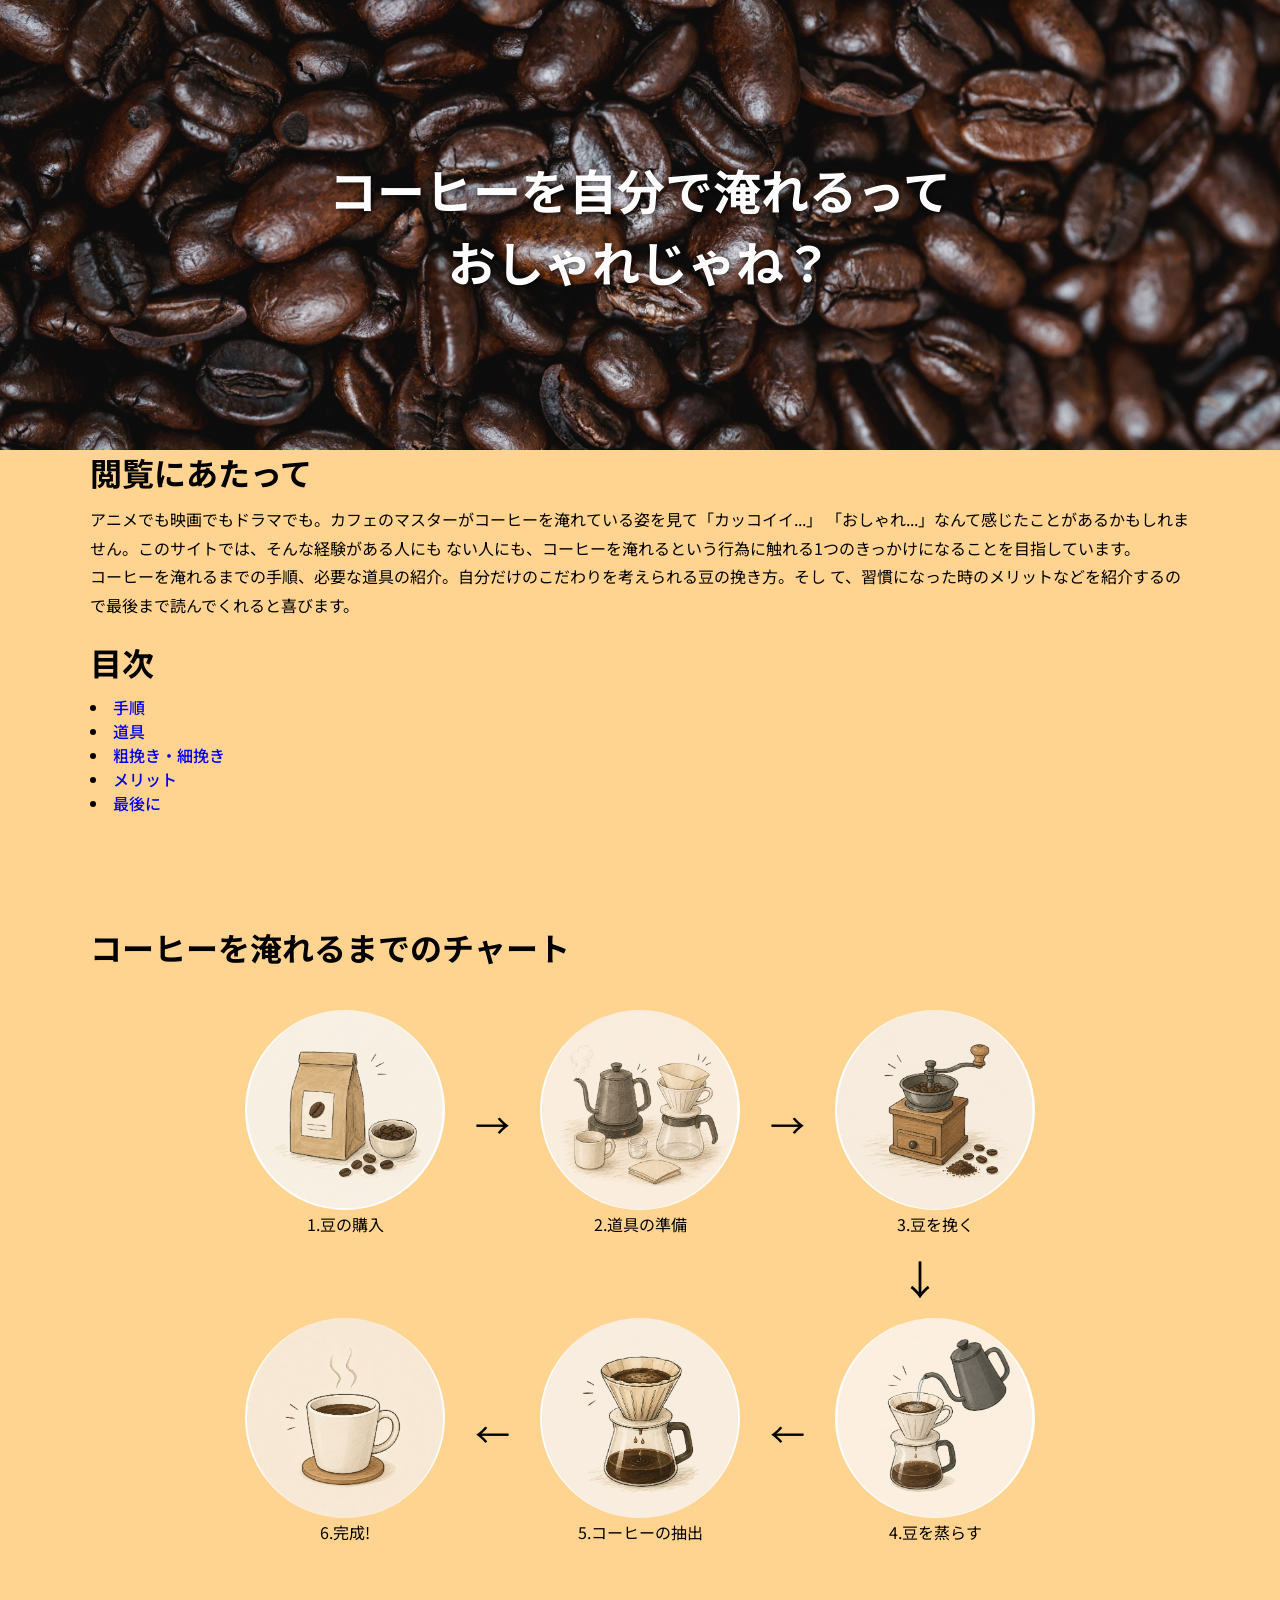
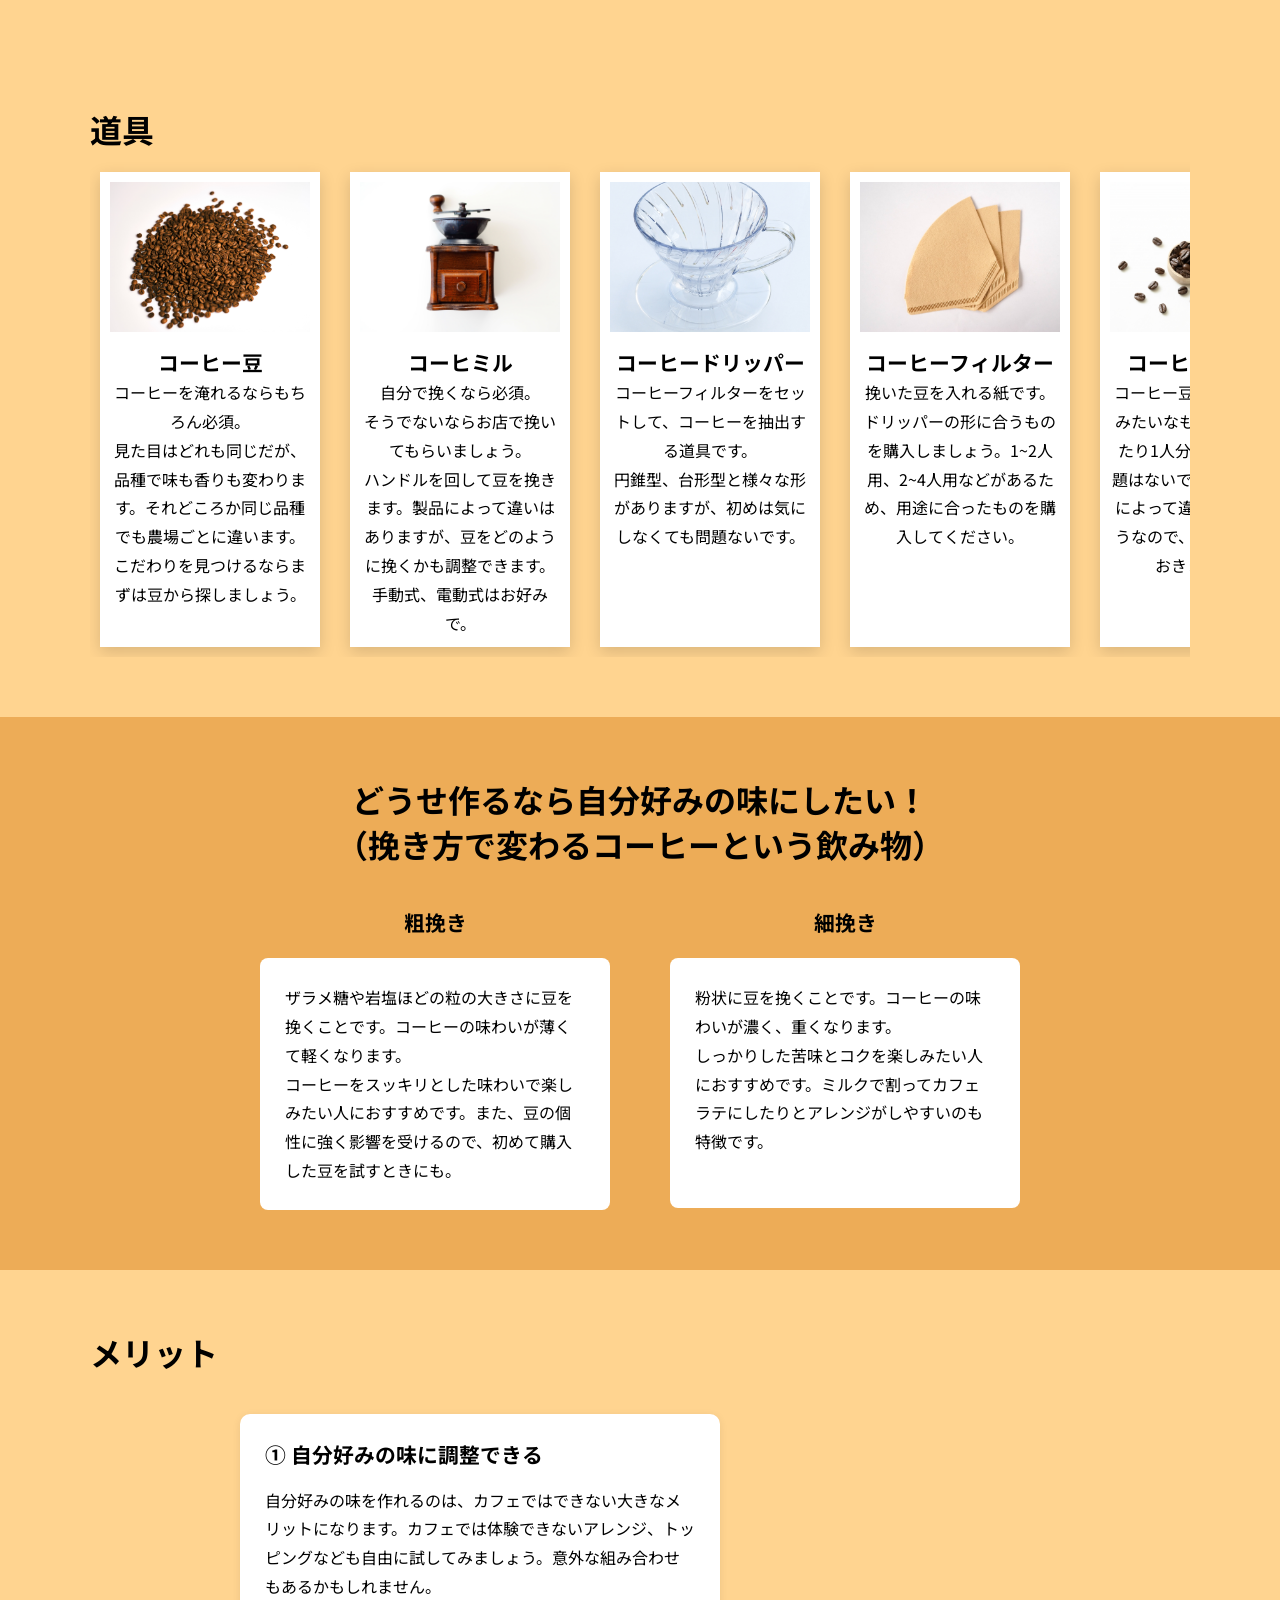
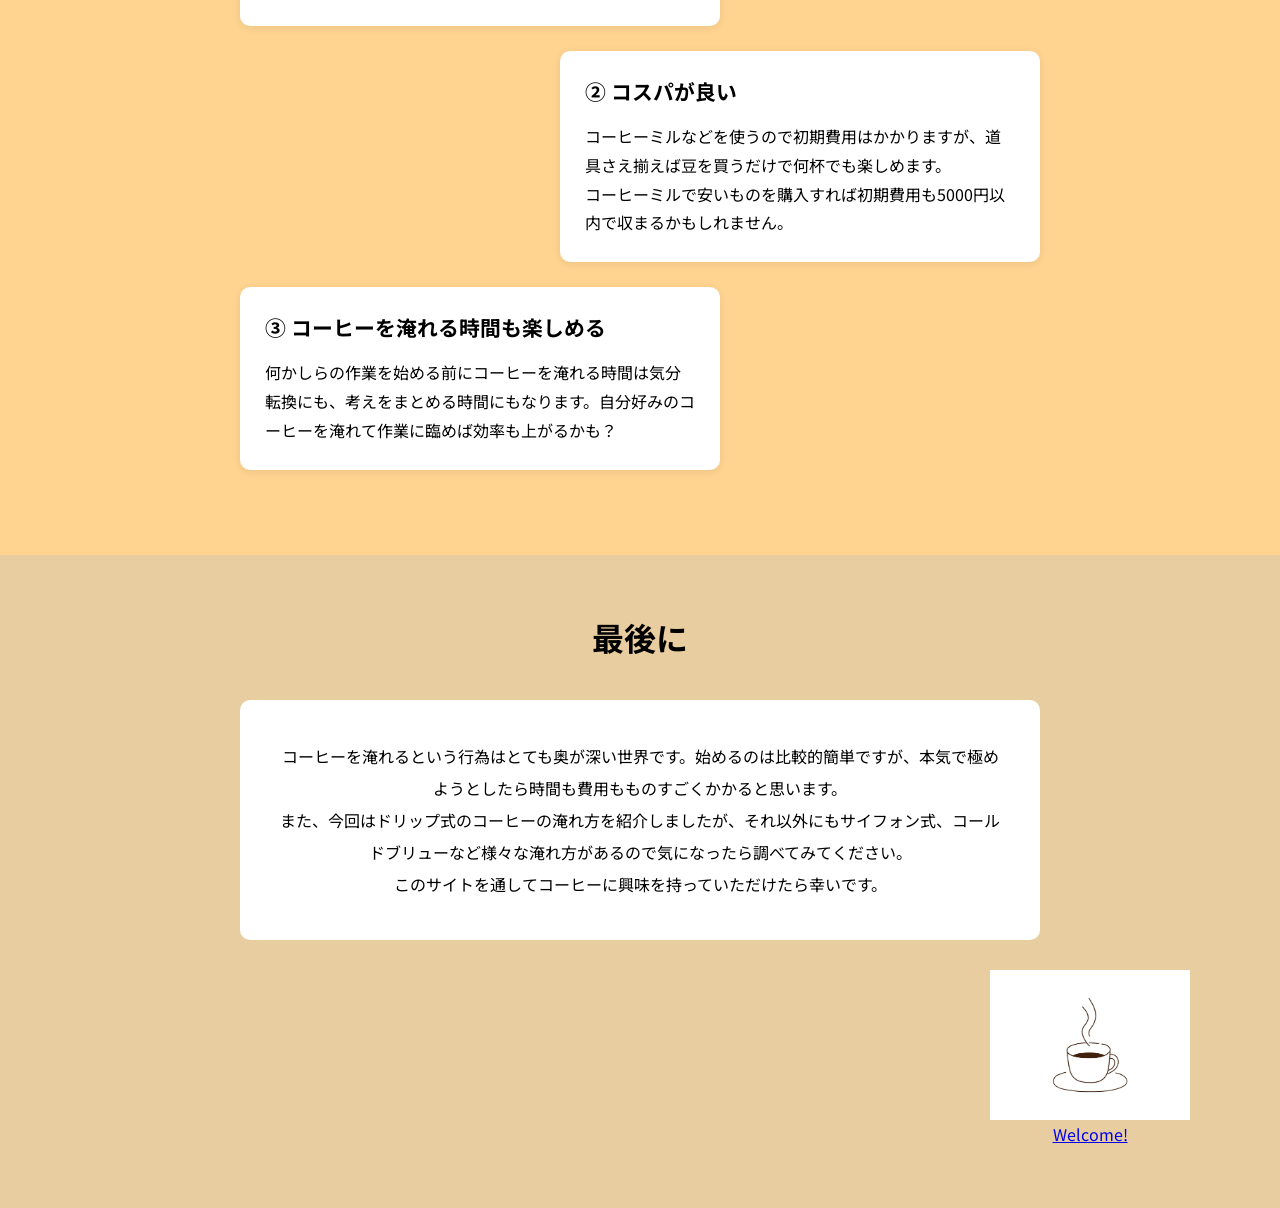
<file: index.html>
<!DOCTYPE html>
<html lang="ja">

<head>
    <meta charset="UTF-8">
    <meta name="viewport" content="width=device-width, initial-scale=1.0">
    <meta name="description" content="これはテスト">
    <title>コーヒーは美味しい　自分で淹れるならなおさら</title>

    <link rel="preconnect" href="https://fonts.googleapis.com">
    <link rel="preconnect" href="https://fonts.gstatic.com" crossorigin>
    <link href="https://fonts.googleapis.com/css2?family=Noto+Sans+JP:wght@100..900&display=swap" rel="stylesheet">

    <link rel="stylesheet" href="./css/style.css">

</head>

<body>

    <!-- ヘッダー -->

    <header class="hero">

        <img src="images/hero.jpg" alt="コーヒー" class="hero-image">

        <div class="hero-text">
            <h1>
                コーヒーを自分で淹れるって<br>
                おしゃれじゃね？
            </h1>
        </div>

    </header>

    <!-- 閲覧にあたって -->

    <section id="intro">
        <div class="container">

            <h2>閲覧にあたって</h2>

            <p>
                アニメでも映画でもドラマでも。カフェのマスターがコーヒーを淹れている姿を見て「カッコイイ...」
                「おしゃれ...」なんて感じたことがあるかもしれません。このサイトでは、そんな経験がある人にも
                ない人にも、コーヒーを淹れるという行為に触れる1つのきっかけになることを目指しています。<br>
                コーヒーを淹れるまでの手順、必要な道具の紹介。自分だけのこだわりを考えられる豆の挽き方。そし
                て、習慣になった時のメリットなどを紹介するので最後まで読んでくれると喜びます。
            </p>
        </div>

    </section>

    <!-- 目次 -->

    <div class="container toc">

            <h2>目次</h2>

        <ul>

            <li><a href="#flow">手順</a></li>
            <li><a href="#tools">道具</a></li>
            <li><a href="#grind">粗挽き・細挽き</a></li>
            <li><a href="#merit">メリット</a></li>
            <li><a href="#end">最後に</a></li>

        </ul>

    </div>

    <!--手順 -->

    <section id="flow">
        <div class="container">

            <h2>コーヒーを淹れるまでのチャート</h2>

            <!-- 1 → 2 → 3 -->
            <div class="step-row">

                <div class="step">
                    <img class="step-image" src="images/step1.jpg" alt="手順1">
                    <p>1.豆の購入</p>
                </div>

                <div class="arrow">→</div>

                <div class="step">
                    <img class="step-image" src="images/step2.jpg" alt="手順2">
                    <p>2.道具の準備</p>
                </div>

                <div class="arrow">→</div>

                <div class="step">
                    <img class="step-image" src="images/step3.jpg" alt="手順3">
                    <p>3.豆を挽く</p>
                </div>

            </div>


            <!-- 3 ↓ 4 -->
            <div class="down-arrow">↓</div>


            <!-- 4 ← 5 ← 6 -->

            <div class="step-row bottom-row reverse">

                <div class="step">
                    <img class="step-image" src="images/step4.jpg" alt="手順4">
                    <p>4.豆を蒸らす</p>
                </div>

                <div class="arrow pc-arrow">←</div>
                <div class="arrow mobile-arrow">→</div>

                <div class="step">
                    <img class="step-image" src="images/step5.jpg" alt="手順5">
                    <p>5.コーヒーの抽出</p>
                </div>

                <div class="arrow pc-arrow">←</div>
                <div class="arrow mobile-arrow">→</div>

                <div class="step">
                    <img class="step-image" src="images/step6.jpg" alt="手順6">
                    <p>6.完成!</p>
                </div>
            </div>
        </div>

    </section>
    <!-- 道具　-->

    <section id="tools">
        <div class="container">

            <h2>道具</h2>

            <div class="tool-slider">


                <div class="tool-list">

                    <div class="tool-card">
                        <img class="tool-image" src="images/tool-mame.jpg" alt="ドロっパー">
                        <h3>コーヒー豆</h3>
                        <p>コーヒーを淹れるならもちろん必須。<br>
                        見た目はどれも同じだが、品種で味も香りも変わります。それどころか同じ品種でも農場ごとに違います。<br>
                        こだわりを見つけるならまずは豆から探しましょう。</p>
                            
                    </div>

                    <div class="tool-card">
                        <img class="tool-image" src="images/tool-mill.jpg" alt="コーヒーミル">
                        <h3>コーヒミル</h3>
                        <p>自分で挽くなら必須。<br>
                        そうでないならお店で挽いてもらいましょう。<br>
                    ハンドルを回して豆を挽きます。製品によって違いはありますが、豆をどのように挽くかも調整できます。<br>
                手動式、電動式はお好みで。</p>
                    </div>

                    <div class="tool-card">
                        <img class="tool-image" src="images/tool-drop.jpg" alt="ドロっパー">
                        <h3>コーヒードリッパー</h3>
                        <p>コーヒーフィルターをセットして、コーヒーを抽出する道具です。<br>
                        円錐型、台形型と様々な形がありますが、初めは気にしなくても問題ないです。</p>
                    </div>

                    <div class="tool-card">
                        <img class="tool-image" src="images/tool-filt.jpg" alt="コーヒーフィルター">
                        <h3>コーヒーフィルター</h3>
                        <p>挽いた豆を入れる紙です。<br>
                        ドリッパーの形に合うものを購入しましょう。1~2人用、2~4人用などがあるため、用途に合ったものを購入してください。</p>
                    </div>

                    <div class="tool-card">
                        <img class="tool-image" src="images/tool-math.jpg" alt="コーヒーメジャー">
                        <h3>コーヒーメジャー</h3>
                        <p>コーヒー豆用の計量カップみたいなものです。一杯あたり1人分という認識で問題はないですが、
                        メーカーによって違うこともあるそうなので、頭の隅で覚えておきましょう。</p>
                    </div>

                    <div class="tool-card">
                        <img class="tool-image" src="images/tool-oyu.jpg" alt="お湯">
                        <h3>ドリップポット</h3>
                        <p>コーヒーを蒸らしたり、抽出のためにお湯を注ぐときに使います。<br>
                        先端が細いものの方が扱いやすいのでおすすめです。初めからケトルとして使うものと、沸かしたお湯を淹れて使うものがあります。</p>
                    </div>

                    <div class="tool-card">
                        <img class="tool-image" src="images/tool-cup.jpg" alt="コーヒーカップ">
                        <h3>コーヒーカップ</h3>
                        <p>お好みで買いましょう。サイト作成者は最近、2重ガラスのものがブームです。ホットを淹れても熱くない。アイスで淹れても結露しなかったりで便利。</p>
                    </div>

                </div>
            </div>
        </div>

    </section>

    <!-- こだわり -->

    <section id="grind">
        <div class="container">

            <h2>どうせ作るなら自分好みの味にしたい！<br>
            （挽き方で変わるコーヒーという飲み物）</h2>

            <div class="grind-container">

                <div class="grind-card">
                    <h3>粗挽き</h3>

                    <div class="description-box">
                        <p>
                            ザラメ糖や岩塩ほどの粒の大きさに豆を挽くことです。コーヒーの味わいが薄くて軽くなります。<br>
                            コーヒーをスッキリとした味わいで楽しみたい人におすすめです。また、豆の個性に強く影響を受けるので、初めて購入した豆を試すときにも。
                        </p>
                    </div>

                </div>

                <div class="grind-card">
                    <h3>細挽き</h3>

                    <div class="description-box">
                        <p>
                            粉状に豆を挽くことです。コーヒーの味わいが濃く、重くなります。<br>
                            しっかりした苦味とコクを楽しみたい人におすすめです。ミルクで割ってカフェラテにしたりとアレンジがしやすいのも特徴です。<br>
                        </p>
                    </div>

                </div>

            </div>

        </div>

    </section>

    <!-- メリット -->

    <section id="merit">
        <div class="container">

            <h2>メリット</h2>

            <div class="merit-list">

                <div class="merit-item">
                    <h3>① 自分好みの味に調整できる</h3>
                    <p>
                        自分好みの味を作れるのは、カフェではできない大きなメリットになります。カフェでは体験できないアレンジ、トッピングなども自由に試してみましょう。意外な組み合わせもあるかもしれません。
                    </p>
                </div>

                <div class="merit-item">
                    <h3>② コスパが良い</h3>
                    <p>
                        コーヒーミルなどを使うので初期費用はかかりますが、道具さえ揃えば豆を買うだけで何杯でも楽しめます。<br>
                        コーヒーミルで安いものを購入すれば初期費用も5000円以内で収まるかもしれません。
                    </p>
                </div>

                <div class="merit-item">
                    <h3>③ コーヒーを淹れる時間も楽しめる</h3>
                    <p>
                        何かしらの作業を始める前にコーヒーを淹れる時間は気分転換にも、考えをまとめる時間にもなります。自分好みのコーヒーを淹れて作業に臨めば効率も上がるかも？
                    </p>
                </div>

            </div>

        </div>

    </section>

    <!-- フッター -->

    <footer id="end">

        <section id="last">
            <div class="container">

                <h2>最後に</h2>

                <div class="last-box">

                    <p>
                        コーヒーを淹れるという行為はとても奥が深い世界です。始めるのは比較的簡単ですが、本気で極めようとしたら時間も費用もものすごくかかると思います。<br>
                        また、今回はドリップ式のコーヒーの淹れ方を紹介しましたが、それ以外にもサイフォン式、コールドブリューなど様々な淹れ方があるので気になったら調べてみてください。<br>
                        このサイトを通してコーヒーに興味を持っていただけたら幸いです。
                    </p>

                </div>
                <a href="cafe.html" class="cafe-link">
                    <img src="images/welcome.jpg" alt="カフェへ">
                    Welcome!
                </a>
            </div>

        </section>
    </footer>
    <script src="js/script.js"></script>
</body>

</html>
</file>
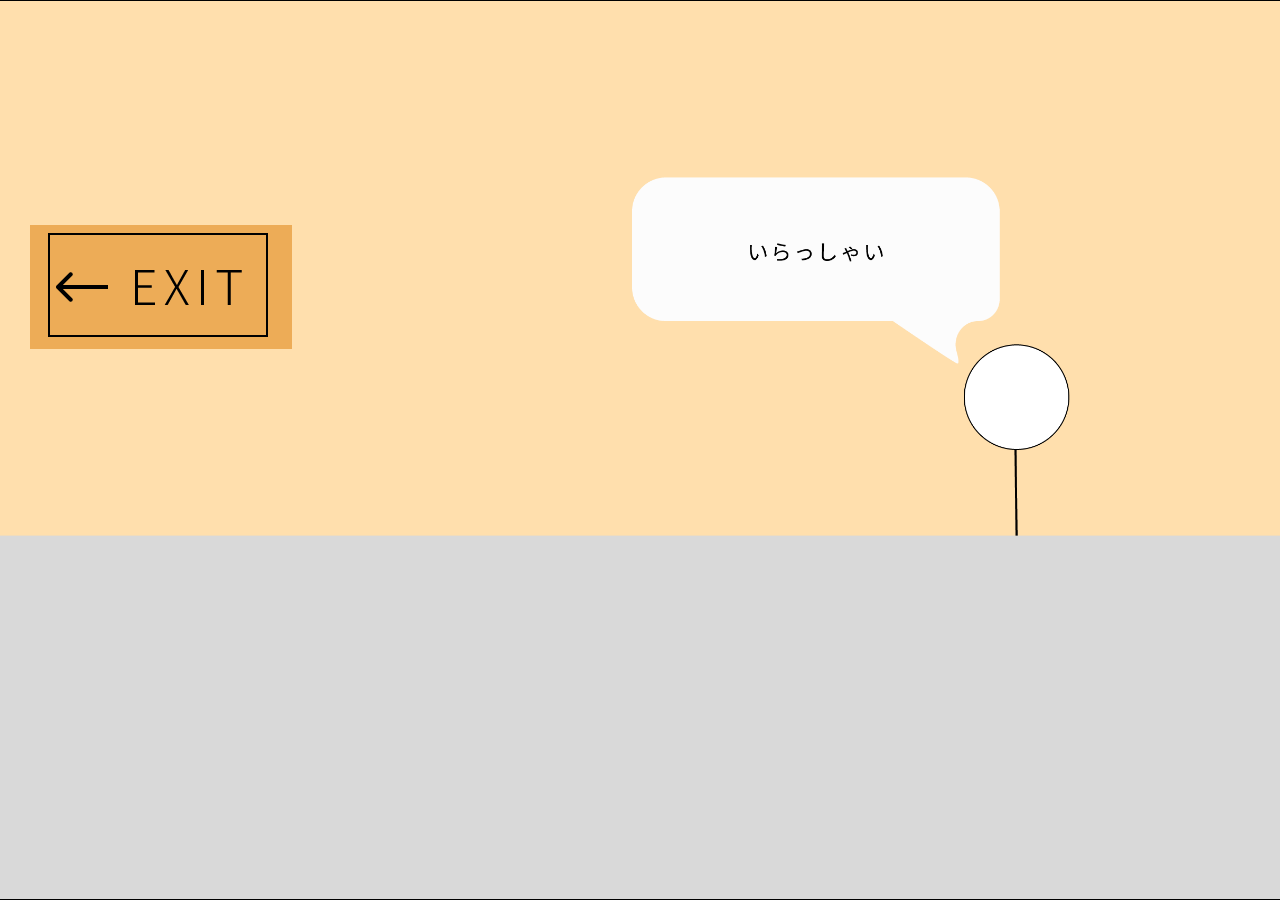
<file: cafe.html>
<!DOCTYPE html>
<html lang="ja">

<head>
    <meta charset="UTF-8">

    <meta name="viewport" content="width=device-width, initial-scale=1.0">

    <title>カフェ</title>

    <link rel="stylesheet" href="css/cafe.css">

</head>

<body>

    <main class="cafe-scene">

        <!-- 棒人間の画像 -->
        <img
            id="cafe-image"
            src="images/cafe1.jpg"
            alt="カフェ"
        >

        <!-- EXIT -->
        <a href="index.html" class="exit-button">
            <img
                src="images/exit.jpg"
                alt="EXIT"
            >
        </a>

    </main>

    <script src="js/cafe.js"></script>

</body>

</html>
</file>
<file: css/style.css>
@charset "UTF-8";

* {
    margin: 0;
    padding: 0;
    box-sizing: border-box;
}

html {
    scroll-behavior: smooth;
}

.mobile-arrow {
    display: none;
}

.container {
    width: 90%;
    max-width: 1100px;
    margin: 0 auto;
}

h2 {
    font-size: 2rem;
    font-weight: 700;
    margin-bottom: 30px;
    line-height: 1.4;
}

h3 {
    font-size: 1.3rem;
    font-weight: 700;
    line-height: 1.5;
}

.hero {
    position: relative;
}

.hero-image {
    width: 100%;
    height: 450px;
    object-fit: cover;
    display: block;
    background-color: #bfbfbf;
}

.hero-text {
    position: absolute;
    top: 50%;
    left: 50%;
    transform: translate(-50%, -50%);
    text-align: center;
}

.hero-text h1 {
    color: white;
    font-size: 3rem;
    font-weight: 700;
    line-height: 1.5;
    margin: 0;
    text-shadow: 2px 2px 5px rgba(0, 0, 0, 0.6);
}

body {
    font-family: "Noto Sans JP", sans-serif;
    font-size: 16px;
    line-height: 1.8;
    background-color: #FFD490;
}


#intro h2 {
    margin-bottom: 10px;
}

/*
  目次の部分
*/

.toc {
    padding: 20px 0 50px;
}

.toc h2 {
    margin-bottom: 10px;
}

.toc ul {
    padding: 0;
    list-style-position: inside;
}

.toc li {
    margin-bottom: 0;
    line-height: 1.5;
}

.toc a {
    text-decoration: none;
    font-weight: 500;
}

.toc a:hover {
    text-decoration: underline;
}

/*
  手順の部分
*/

#flow {
    padding: 60px 20px;
}

.step-row {
    display: flex;
    justify-content: center;
    align-items: center;
    gap: 30px;
    margin: 40px 0;
}

.step-row.reverse {
    flex-direction: row-reverse;
}

.step {
    width: 200px;
    text-align: center;
    flex-shrink: 0;
}

.step-image {
    width: 200px;
    height: 200px;
    object-fit: cover;
    border-radius: 50%;
    background-color: #bfbfbf;
}

.arrow {
    font-size: 35px;
}

.bottom-row {
    flex-direction: row;
}

.down-arrow {
    width: 800px;
    margin: -20px auto -20px;
    text-align: right;
    padding-right: 100px;
    font-size: 40px;
    line-height: 1;
}

/*
  道具の部分
*/
#tools {
    padding: 60px 20px;
}

.tool-slider {
    width: 100%;
    overflow-x: auto;
    cursor: grab;
    user-select: none;
}

.tool-slider.dragging {
    cursor: grabbing;
}

.tool-list {
    display: flex;
    gap: 30px;
    width: max-content;
    padding: 10px;
}

.tool-slider:active {
    cursor: grabbing;
}

#tools h2 {
    margin-bottom: 10px;
}

.tool-card {
    width: 220px;
    background: white;
    padding: 10px;
    text-align: center;
    box-shadow: 0 5px 15px rgba(0, 0, 0, .15);
    flex-shrink: 0;
    user-select: none;
}

.tool-image {
    width: 100%;
    height: 150px;
    object-fit: cover;
    display: block;
    background: #bfbfbf;
    margin-bottom: 15px;
    pointer-events: none;
}

img {
    max-width: 100%;
    display: block;
}

/*
  こだわりの部分
*/

#grind {
    background: #EDAC57;
    padding: 60px 20px;
    text-align: center;
}

.grind-container {
    display: flex;
    justify-content: center;
    gap: 60px;
    margin-top: 40px;
    flex-wrap: wrap;
}


.grind-card {
    width: 350px;
}


.grind-card h3 {
    margin-bottom: 20px;
}

.description-box {
    background: white;
    min-height: 250px;
    border-radius: 8px;
    padding: 25px;
    text-align: left;
    box-sizing: border-box;
}

/*
  メリット
*/

#merit {
    padding: 60px 20px;
}

.merit-list {
    max-width: 800px;
    margin: 40px auto 0;
}

.merit-item {
    width: 60%;
    background: #ffffff;
    border-radius: 10px;
    padding: 25px;
    margin-bottom: 25px;
    text-align: left;
    box-shadow: 0 2px 8px rgba(0, 0, 0, 0.08);
}

.merit-item h3 {
    margin-bottom: 15px;
}

.merit-item:nth-child(odd) {
    margin-right: auto;
}

.merit-item:nth-child(even) {
    margin-left: auto;
}

/*
  最後に
*/

#last {
    background: #e7cda0;
    padding: 60px 20px;
    text-align: center;
}

.last-box {
    max-width: 800px;
    margin: 40px auto 0;
    background: #ffffff;
    padding: 40px;
    border-radius: 10px;
    line-height: 2;
}

.secret-link img {
    width: 150px;
    height: auto;
    display: block;
}

.cafe-link {
    display: block;
    width: fit-content;
    margin-left: auto;
    margin-top: 30px;
}

.cafe-link img {
    width: 200px;
    height: auto;
    display: block;
}

/*
  スマホ用の部分
*/
@media screen and (max-width:768px) {

    .hero-image {
        height: 250px;
    }

    .hero-text h1 {
        font-size: 1.8rem;
    }

    /*
      手順
    */

    .arrow {
        transform: rotate(90deg);
    }

    .step-row {
        flex-direction: column;
    }

    .step-row.reverse {
        flex-direction: column;
    }

    .bottom-row {
        flex-direction: column;
    }

    .pc-arrow {
        display: none;
    }

    .mobile-arrow {
        display: block;
    }

    .down-arrow {
        width: 100%;
        text-align: center;
        margin: 20px 0;
        padding: 0;
    }

    /*
      道具
    */

    .tool-card {
        width: 280px;
        flex-shrink: 0;
    }

    /*
      見出し
    */

    h1 {
        font-size: 1.6rem;
    }

    h2 {
        font-size: 1.4rem;
    }

    /*
      こだわり
    */

    .grind-container {
        flex-direction: column;
        align-items: center;
    }

    .grind-card {
        width: 90%;
    }

    /*
      メリット
    */
    .merit-item {
        width: 90%;
        margin-left: auto;
        margin-right: auto;
    }

    /*
      メリット
    */
    .cafe-link {
        margin-left: auto;
        margin-right: auto;
    }

    .cafe-link img {
        width: 160px;
    }

}
</file>
<file: css/cafe.css>
* {
    margin: 0;
    padding: 0;
    box-sizing: border-box;
}

html,
body {
    width: 100%;
    height: 100%;
}

body {
    overflow: hidden;
}

.cafe-scene {
    position: relative;
    width: 100%;
    height: 100vh;
    overflow: hidden;
}

/* 棒人間の画像 */
#cafe-image {
    width: 100%;
    height: 100%;
    object-fit: cover;
    display: block;
    background-color: #bfbfbf;
    cursor: pointer;
}

/* EXIT看板 */
.exit-button {
    position: absolute;
    top: 25%;
    left: 30px;
    z-index: 10;
    cursor: pointer;
}

.cafe-link img {
    display: block;
    width: 150px;
    height: auto;
}


/* スマホ */
@media screen and (max-width: 768px) {

    #cafe-image {
        object-fit: contain;
    }

    .exit-button {
        top: 42%;
        left: 20px;
        transform: translateY(-50%);
    }

    .exit-button img {
        width: 70px;
    }
}
</file>
